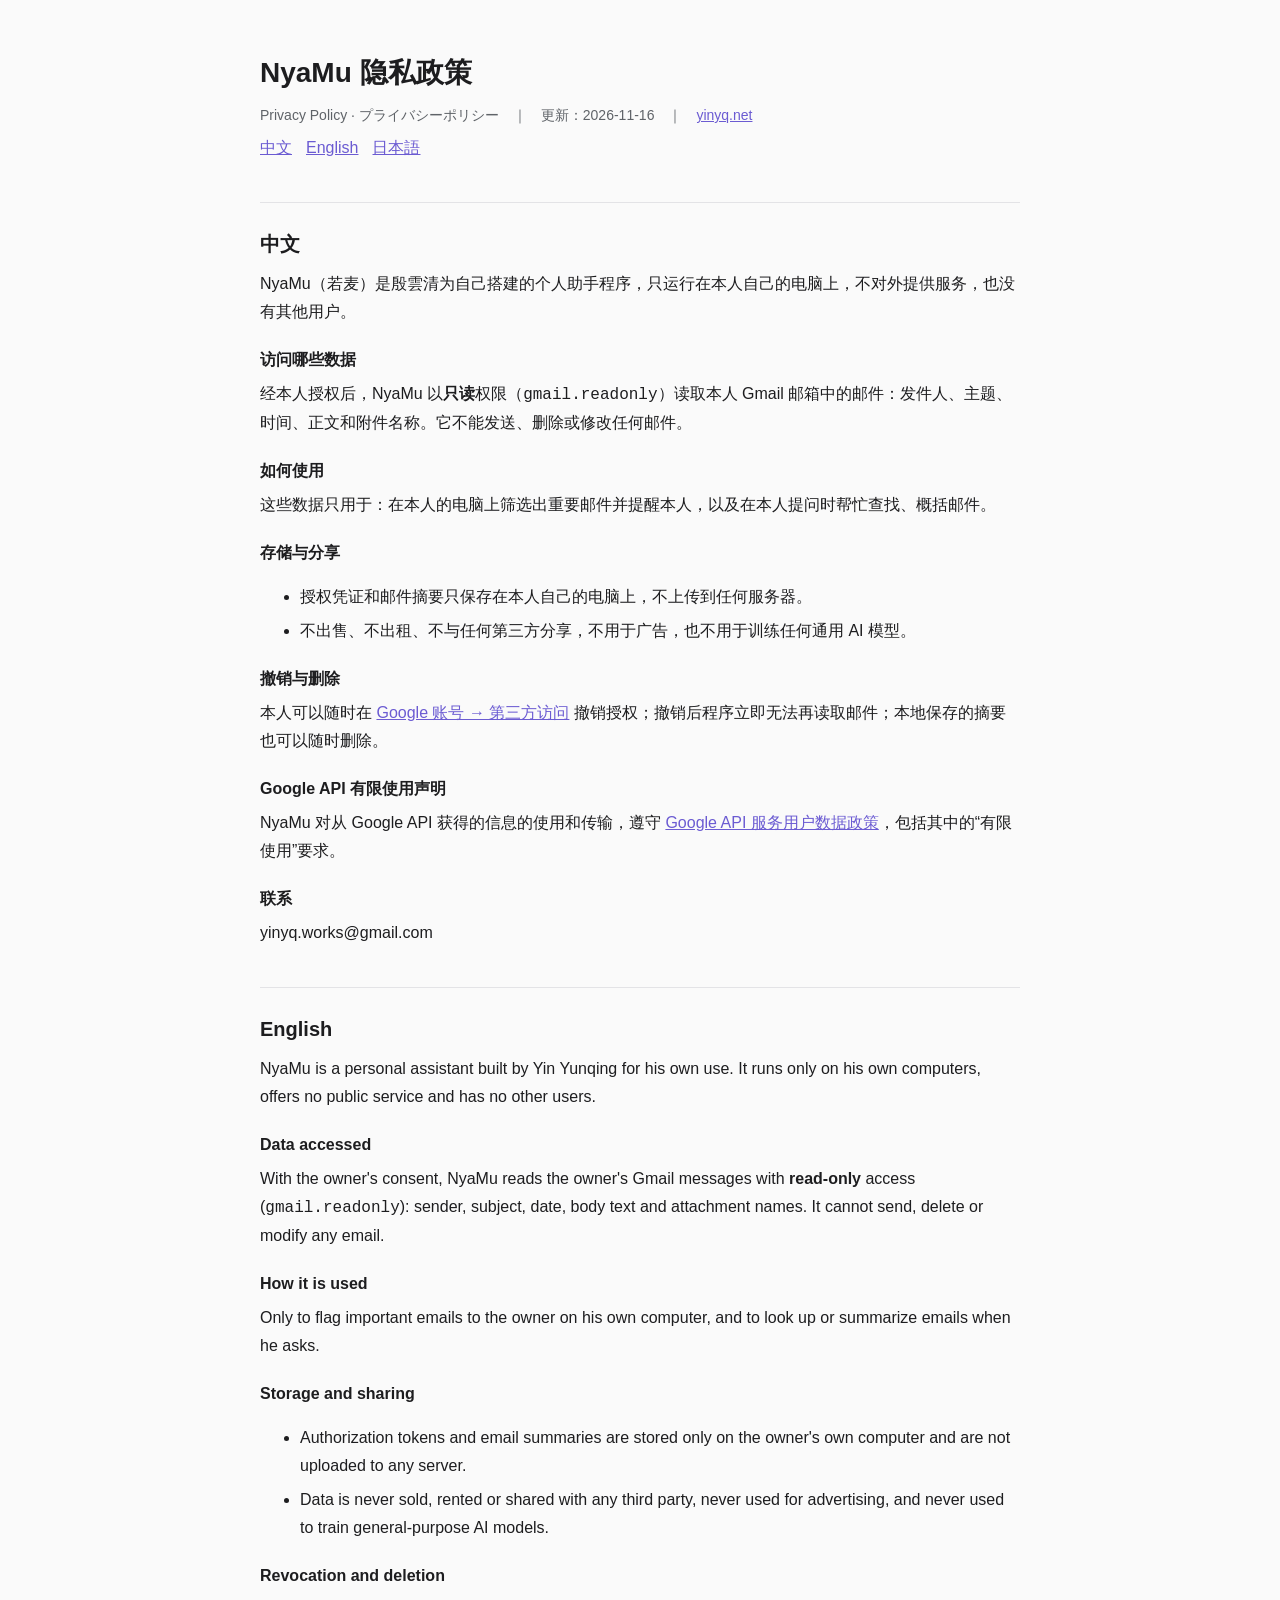
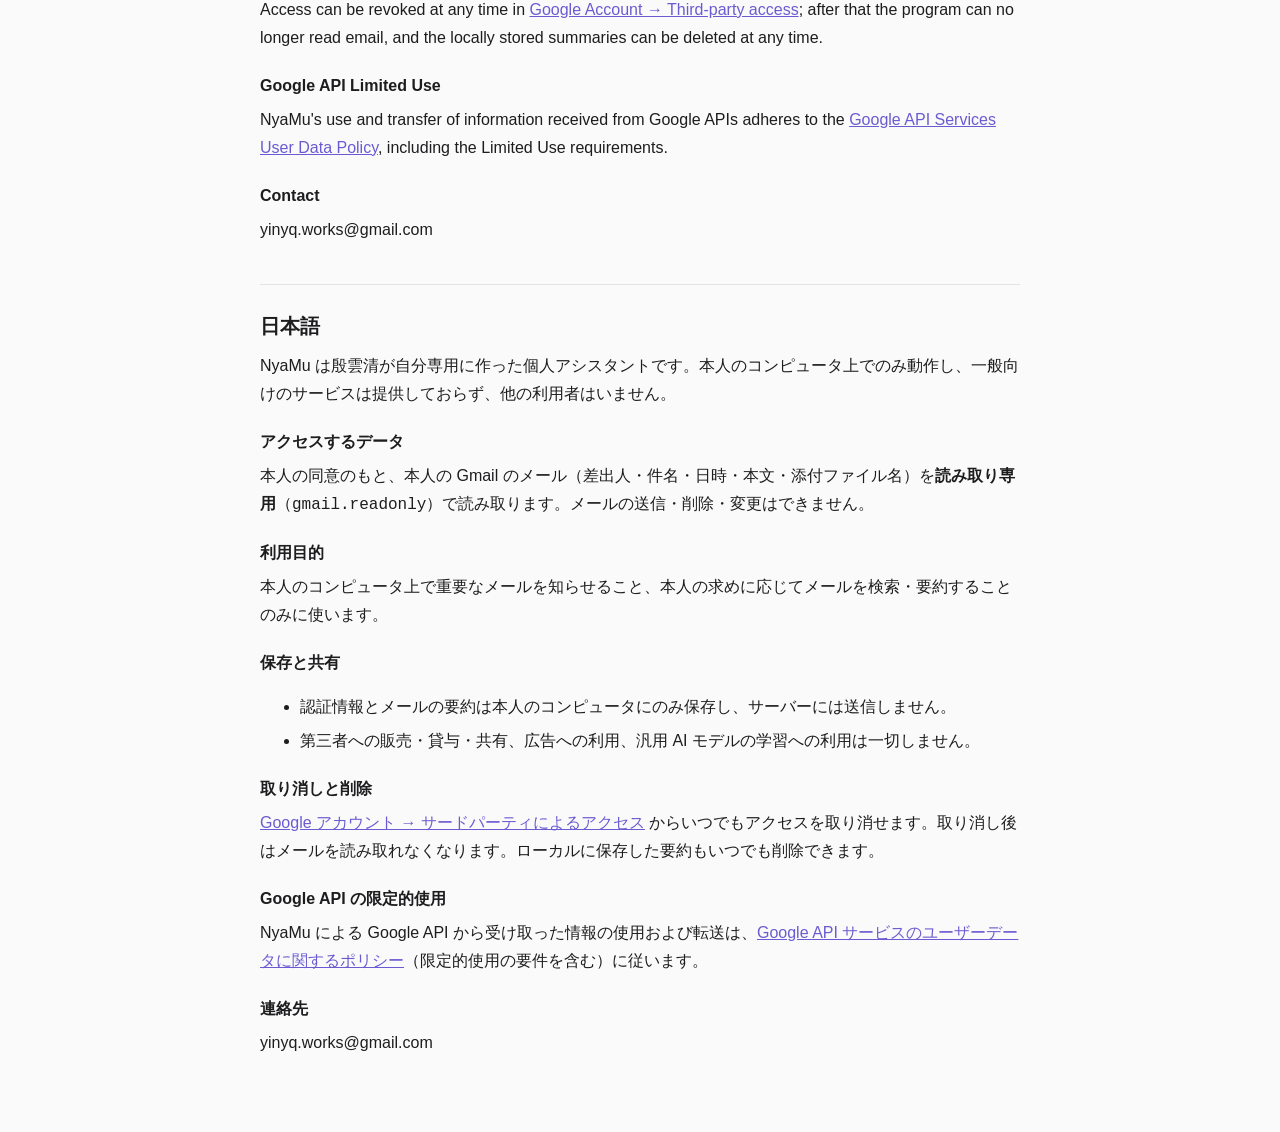
<file: privacy/index.html>
<!doctype html>
<html lang="zh-CN">
  <head>
    <meta charset="utf-8" />
    <meta name="viewport" content="width=device-width, initial-scale=1" />
    <title>NyaMu 隐私政策 | Privacy Policy</title>
    <link rel="canonical" href="https://yinyq.net/privacy/" />
    <link rel="icon" href="/favicon.svg" type="image/svg+xml" />
    <style>
      :root { --fg: #1d1d1f; --muted: #5f6368; --line: #e3e3e6; --bg: #fafafa; --accent: #6b5bd2; }
      @media (prefers-color-scheme: dark) { :root { --fg: #ececf0; --muted: #a2a2aa; --line: #2e2e33; --bg: #141416; --accent: #a99cf2; } }
      body { margin: 0; background: var(--bg); color: var(--fg); font: 16px/1.75 -apple-system, BlinkMacSystemFont, "PingFang SC", "Hiragino Sans", "Noto Sans CJK SC", sans-serif; }
      main { max-width: 760px; margin: 0 auto; padding: 48px 20px 72px; }
      h1 { font-size: 28px; margin: 0 0 4px; }
      h2 { font-size: 20px; margin: 40px 0 8px; padding-top: 24px; border-top: 1px solid var(--line); }
      h3 { font-size: 16px; margin: 20px 0 4px; }
      p, li { margin: 6px 0; }
      .muted { color: var(--muted); font-size: 14px; }
      a { color: var(--accent); }
      nav a { margin-right: 14px; }
    </style>
  </head>
  <body>
    <main>
      <h1>NyaMu 隐私政策</h1>
      <p class="muted">Privacy Policy · プライバシーポリシー　｜　更新：2026-11-16　｜　<a href="/">yinyq.net</a></p>
      <nav><a href="#zh">中文</a><a href="#en">English</a><a href="#ja">日本語</a></nav>

      <section id="zh">
        <h2>中文</h2>
        <p>NyaMu（若麦）是殷雲清为自己搭建的个人助手程序，只运行在本人自己的电脑上，不对外提供服务，也没有其他用户。</p>
        <h3>访问哪些数据</h3>
        <p>经本人授权后，NyaMu 以<strong>只读</strong>权限（<code>gmail.readonly</code>）读取本人 Gmail 邮箱中的邮件：发件人、主题、时间、正文和附件名称。它不能发送、删除或修改任何邮件。</p>
        <h3>如何使用</h3>
        <p>这些数据只用于：在本人的电脑上筛选出重要邮件并提醒本人，以及在本人提问时帮忙查找、概括邮件。</p>
        <h3>存储与分享</h3>
        <ul>
          <li>授权凭证和邮件摘要只保存在本人自己的电脑上，不上传到任何服务器。</li>
          <li>不出售、不出租、不与任何第三方分享，不用于广告，也不用于训练任何通用 AI 模型。</li>
        </ul>
        <h3>撤销与删除</h3>
        <p>本人可以随时在 <a href="https://myaccount.google.com/permissions">Google 账号 → 第三方访问</a> 撤销授权；撤销后程序立即无法再读取邮件；本地保存的摘要也可以随时删除。</p>
        <h3>Google API 有限使用声明</h3>
        <p>NyaMu 对从 Google API 获得的信息的使用和传输，遵守 <a href="https://developers.google.com/terms/api-services-user-data-policy">Google API 服务用户数据政策</a>，包括其中的“有限使用”要求。</p>
        <h3>联系</h3>
        <p>yinyq.works@gmail.com</p>
      </section>

      <section id="en" lang="en">
        <h2>English</h2>
        <p>NyaMu is a personal assistant built by Yin Yunqing for his own use. It runs only on his own computers, offers no public service and has no other users.</p>
        <h3>Data accessed</h3>
        <p>With the owner's consent, NyaMu reads the owner's Gmail messages with <strong>read-only</strong> access (<code>gmail.readonly</code>): sender, subject, date, body text and attachment names. It cannot send, delete or modify any email.</p>
        <h3>How it is used</h3>
        <p>Only to flag important emails to the owner on his own computer, and to look up or summarize emails when he asks.</p>
        <h3>Storage and sharing</h3>
        <ul>
          <li>Authorization tokens and email summaries are stored only on the owner's own computer and are not uploaded to any server.</li>
          <li>Data is never sold, rented or shared with any third party, never used for advertising, and never used to train general-purpose AI models.</li>
        </ul>
        <h3>Revocation and deletion</h3>
        <p>Access can be revoked at any time in <a href="https://myaccount.google.com/permissions">Google Account → Third-party access</a>; after that the program can no longer read email, and the locally stored summaries can be deleted at any time.</p>
        <h3>Google API Limited Use</h3>
        <p>NyaMu's use and transfer of information received from Google APIs adheres to the <a href="https://developers.google.com/terms/api-services-user-data-policy">Google API Services User Data Policy</a>, including the Limited Use requirements.</p>
        <h3>Contact</h3>
        <p>yinyq.works@gmail.com</p>
      </section>

      <section id="ja" lang="ja">
        <h2>日本語</h2>
        <p>NyaMu は殷雲清が自分専用に作った個人アシスタントです。本人のコンピュータ上でのみ動作し、一般向けのサービスは提供しておらず、他の利用者はいません。</p>
        <h3>アクセスするデータ</h3>
        <p>本人の同意のもと、本人の Gmail のメール（差出人・件名・日時・本文・添付ファイル名）を<strong>読み取り専用</strong>（<code>gmail.readonly</code>）で読み取ります。メールの送信・削除・変更はできません。</p>
        <h3>利用目的</h3>
        <p>本人のコンピュータ上で重要なメールを知らせること、本人の求めに応じてメールを検索・要約することのみに使います。</p>
        <h3>保存と共有</h3>
        <ul>
          <li>認証情報とメールの要約は本人のコンピュータにのみ保存し、サーバーには送信しません。</li>
          <li>第三者への販売・貸与・共有、広告への利用、汎用 AI モデルの学習への利用は一切しません。</li>
        </ul>
        <h3>取り消しと削除</h3>
        <p><a href="https://myaccount.google.com/permissions">Google アカウント → サードパーティによるアクセス</a> からいつでもアクセスを取り消せます。取り消し後はメールを読み取れなくなります。ローカルに保存した要約もいつでも削除できます。</p>
        <h3>Google API の限定的使用</h3>
        <p>NyaMu による Google API から受け取った情報の使用および転送は、<a href="https://developers.google.com/terms/api-services-user-data-policy">Google API サービスのユーザーデータに関するポリシー</a>（限定的使用の要件を含む）に従います。</p>
        <h3>連絡先</h3>
        <p>yinyq.works@gmail.com</p>
      </section>
    </main>
  </body>
</html>
</file>
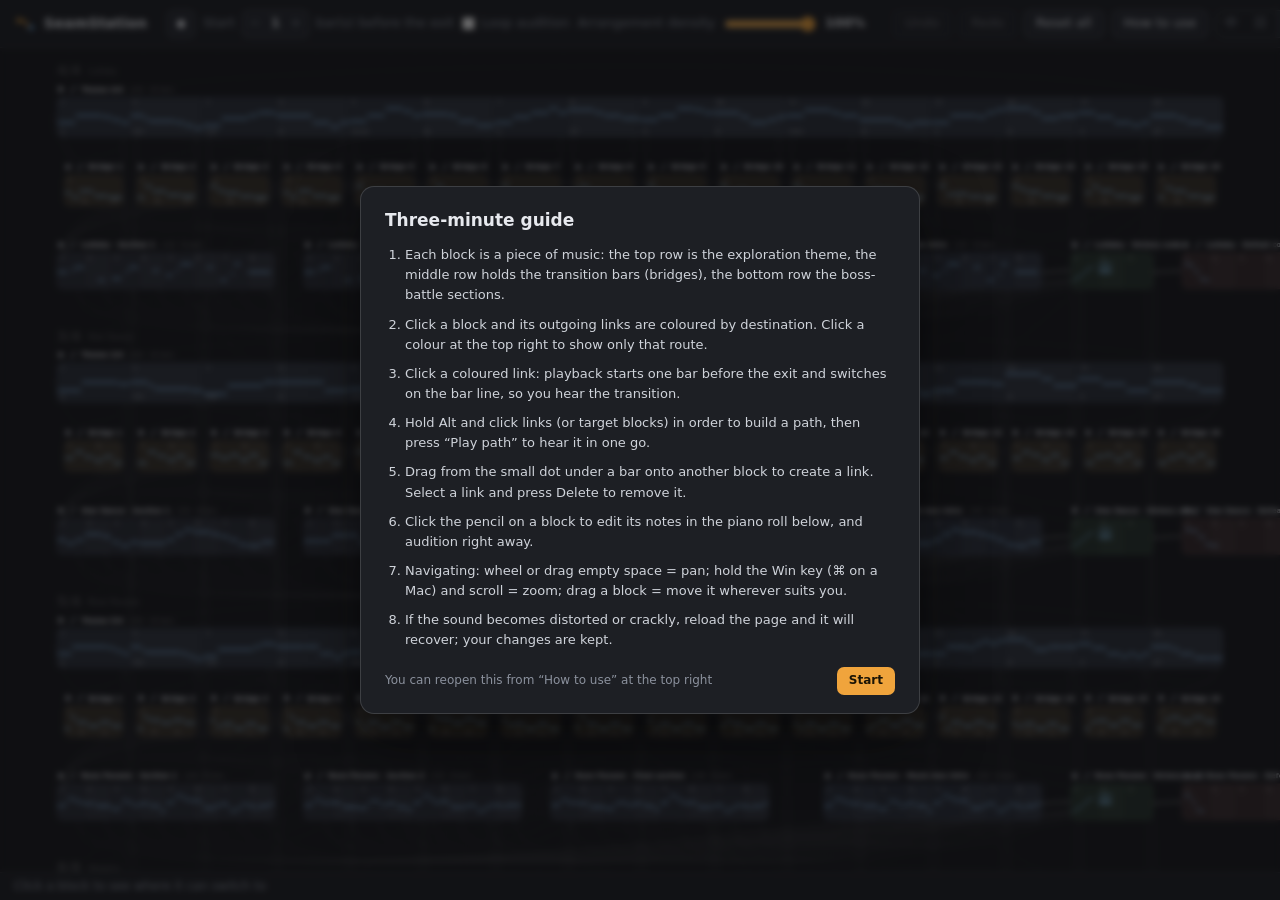
<file: seamweaver/index.html>
<!doctype html>
<html lang="zh">
<head>
<meta charset="utf-8">
<meta name="viewport" content="width=device-width, initial-scale=1">
<meta name="robots" content="noindex">
<title>SeamStation</title>
<link rel="icon" href="data:image/svg+xml,<svg xmlns='http://www.w3.org/2000/svg' viewBox='0 0 32 32'><rect width='32' height='32' rx='8' fill='%231d1f24'/><path d='M8 11h6c5 0 3 10 9 10h1' fill='none' stroke='%23f0a43c' stroke-width='2.4' stroke-linecap='round'/><circle cx='8' cy='11' r='3' fill='%23f0a43c'/><circle cx='24' cy='21' r='3' fill='%2362b0ff'/></svg>">
<link rel="stylesheet" href="style.css?v=38c2a31b">
</head>
<body>
<header id="bar">
  <div class="brand">
    <svg viewBox="0 0 32 32" width="22" height="22" aria-hidden="true"><path d="M7 11h7c5 0 3 10 9 10h2" fill="none" stroke="#f0a43c" stroke-width="2.4" stroke-linecap="round"/><circle cx="7" cy="11" r="3.2" fill="#f0a43c"/><circle cx="25" cy="21" r="3.2" fill="#62b0ff"/></svg>
    <span>SeamStation</span>
  </div>
  <div class="group">
    <button id="btnStop" class="icon" title="Space"><svg viewBox="0 0 16 16" width="12" height="12"><rect x="3" y="3" width="10" height="10" rx="1.5" fill="currentColor"/></svg></button>
    <label class="field"><span data-t="preroll"></span>
      <span class="stepper"><button id="preMinus">−</button><b id="preVal">1</b><button id="prePlus">+</button></span>
      <span data-t="prerollUnit"></span></label>
    <label class="check"><input type="checkbox" id="loop"><span data-t="loop"></span></label>
    <label class="field"><span data-t="thickness"></span><input type="range" id="thick" min="0" max="1" step="0.01" value="1"><b id="thickVal">100%</b></label>
  </div>
  <div class="group" id="chainBox" hidden>
    <button id="btnChain" class="primary"><svg viewBox="0 0 16 16" width="11" height="11"><path d="M4 2.5v11l9-5.5z" fill="currentColor"/></svg><span data-t="chain"></span><b id="chainN"></b></button>
    <button id="btnChainClear" data-t="clear"></button>
  </div>
  <div class="spacer"></div>
  <div class="group">
    <button id="btnUndo" data-t="undo" title="⌘Z"></button>
    <button id="btnRedo" data-t="redo" title="⇧⌘Z"></button>
    <button id="btnReset" data-t="reset"></button>
    <button id="btnHelp" data-t="help"></button>
    <span class="langs" id="langs"></span>
    <a id="btnSurvey" class="primary ghost" href="survey.html" data-t="survey"></a>
  </div>
</header>
<main id="stage">
  <canvas id="graph"></canvas>
  <aside id="legend" hidden><header><h4 data-t="channels"></h4><label id="linkClickBox"><span data-t="linkClick"></span><input type="checkbox" id="linkClick" checked><i></i></label></header><ul id="legendList"></ul><p id="legendHint"></p></aside>
  <section id="editor" hidden>
    <div class="edbar">
      <b id="edName"></b><span id="edMeta" class="dim"></span>
      <div id="edTracks" class="tabs"></div>
      <div class="spacer"></div>
      <label class="check"><input type="checkbox" id="edGhost" checked><span data-t="ghost"></span></label>
      <button id="edPlay" data-t="playBlock"></button>
      <button id="edFrom" data-t="playFromSource"></button>
      <button id="edReset" data-t="resetBlock"></button>
      <button id="edClose" class="icon" title="Esc">✕</button>
    </div>
    <canvas id="roll"></canvas>
    <div class="edhint dim" data-t="edHint"></div>
  </section>
</main>
<footer id="status">
  <span id="stPlay"></span>
  <span id="stLink"></span>
  <span class="spacer"></span>
  <span id="stHint" class="dim"></span>
</footer>
<div id="toast" hidden></div>
<div id="help" hidden><div class="card"><h2 data-t="helpTitle"></h2><ol id="helpList"></ol><div class="row"><span class="dim" data-t="dontShow"></span><button id="helpOk" class="primary" data-t="helpOk"></button></div></div></div>
<script type="module" src="app.js?v=38c2a31b"></script>
</body>
</html>
</file>
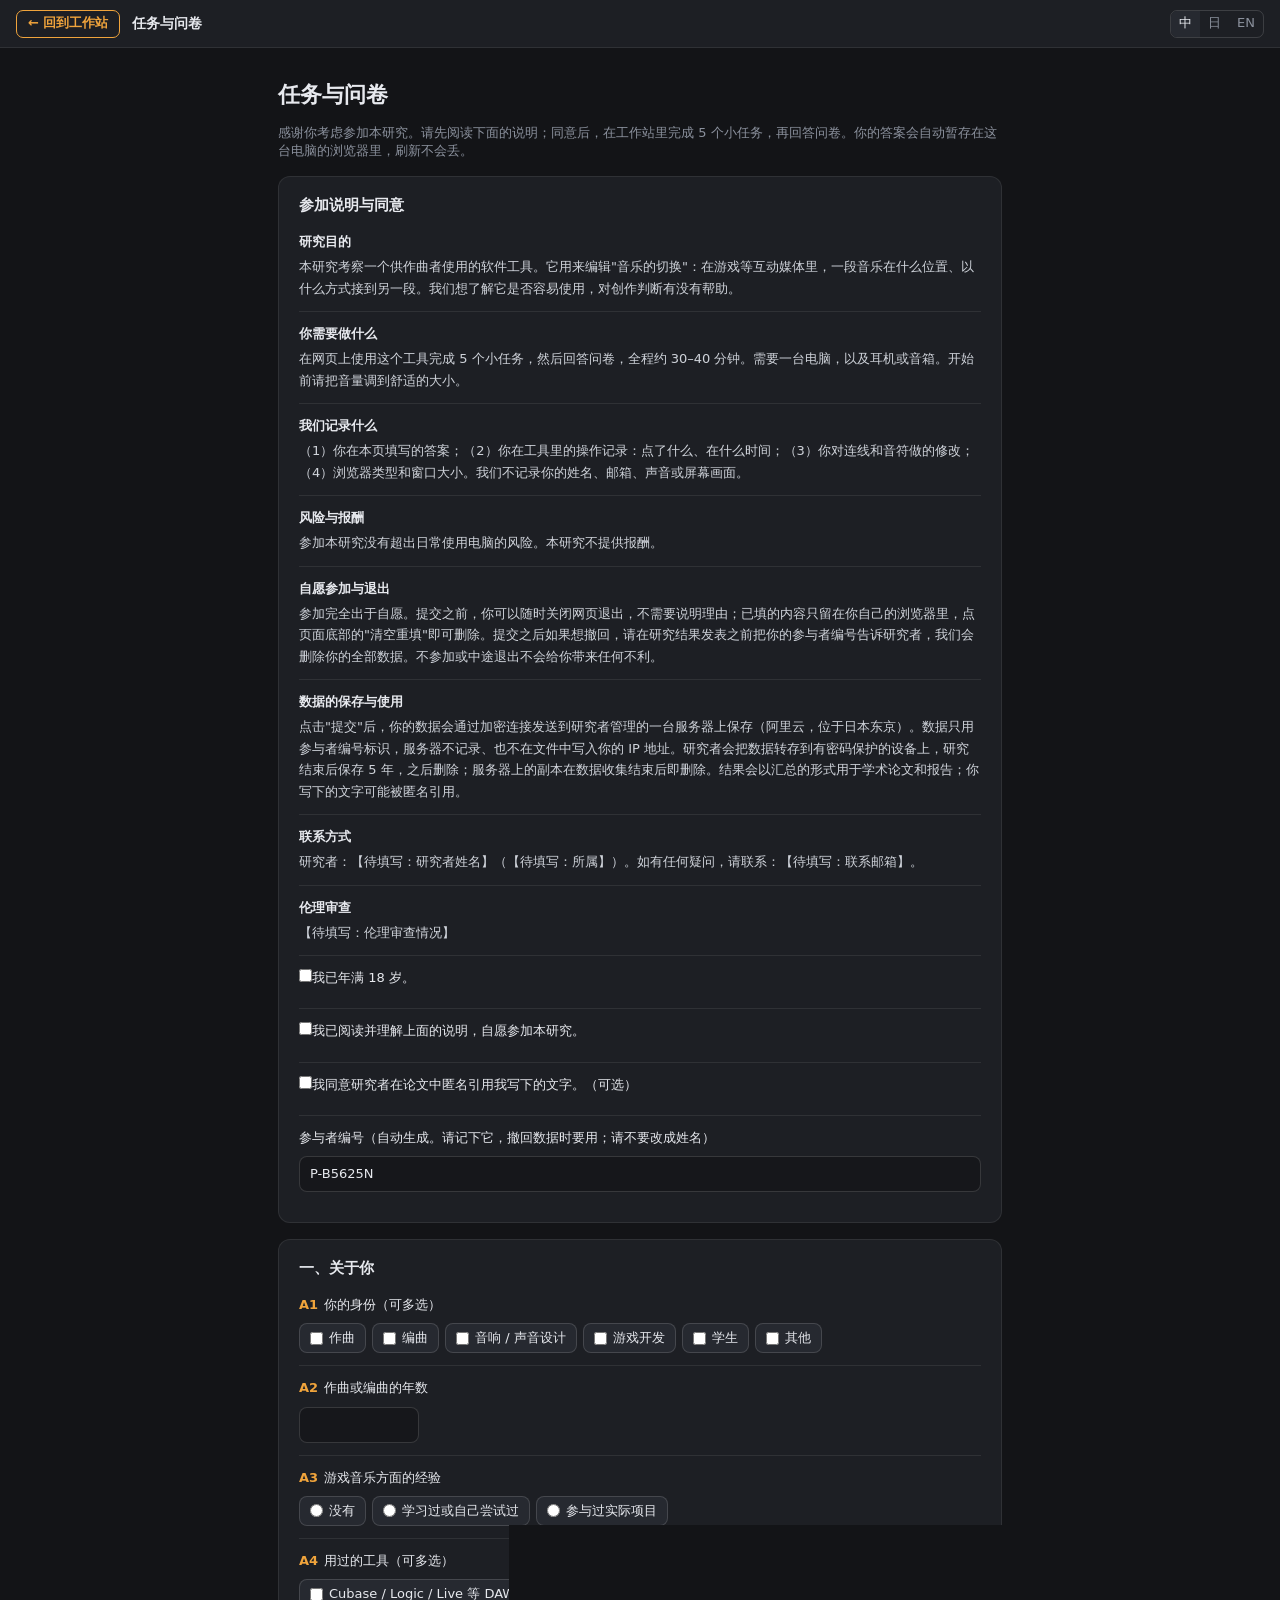
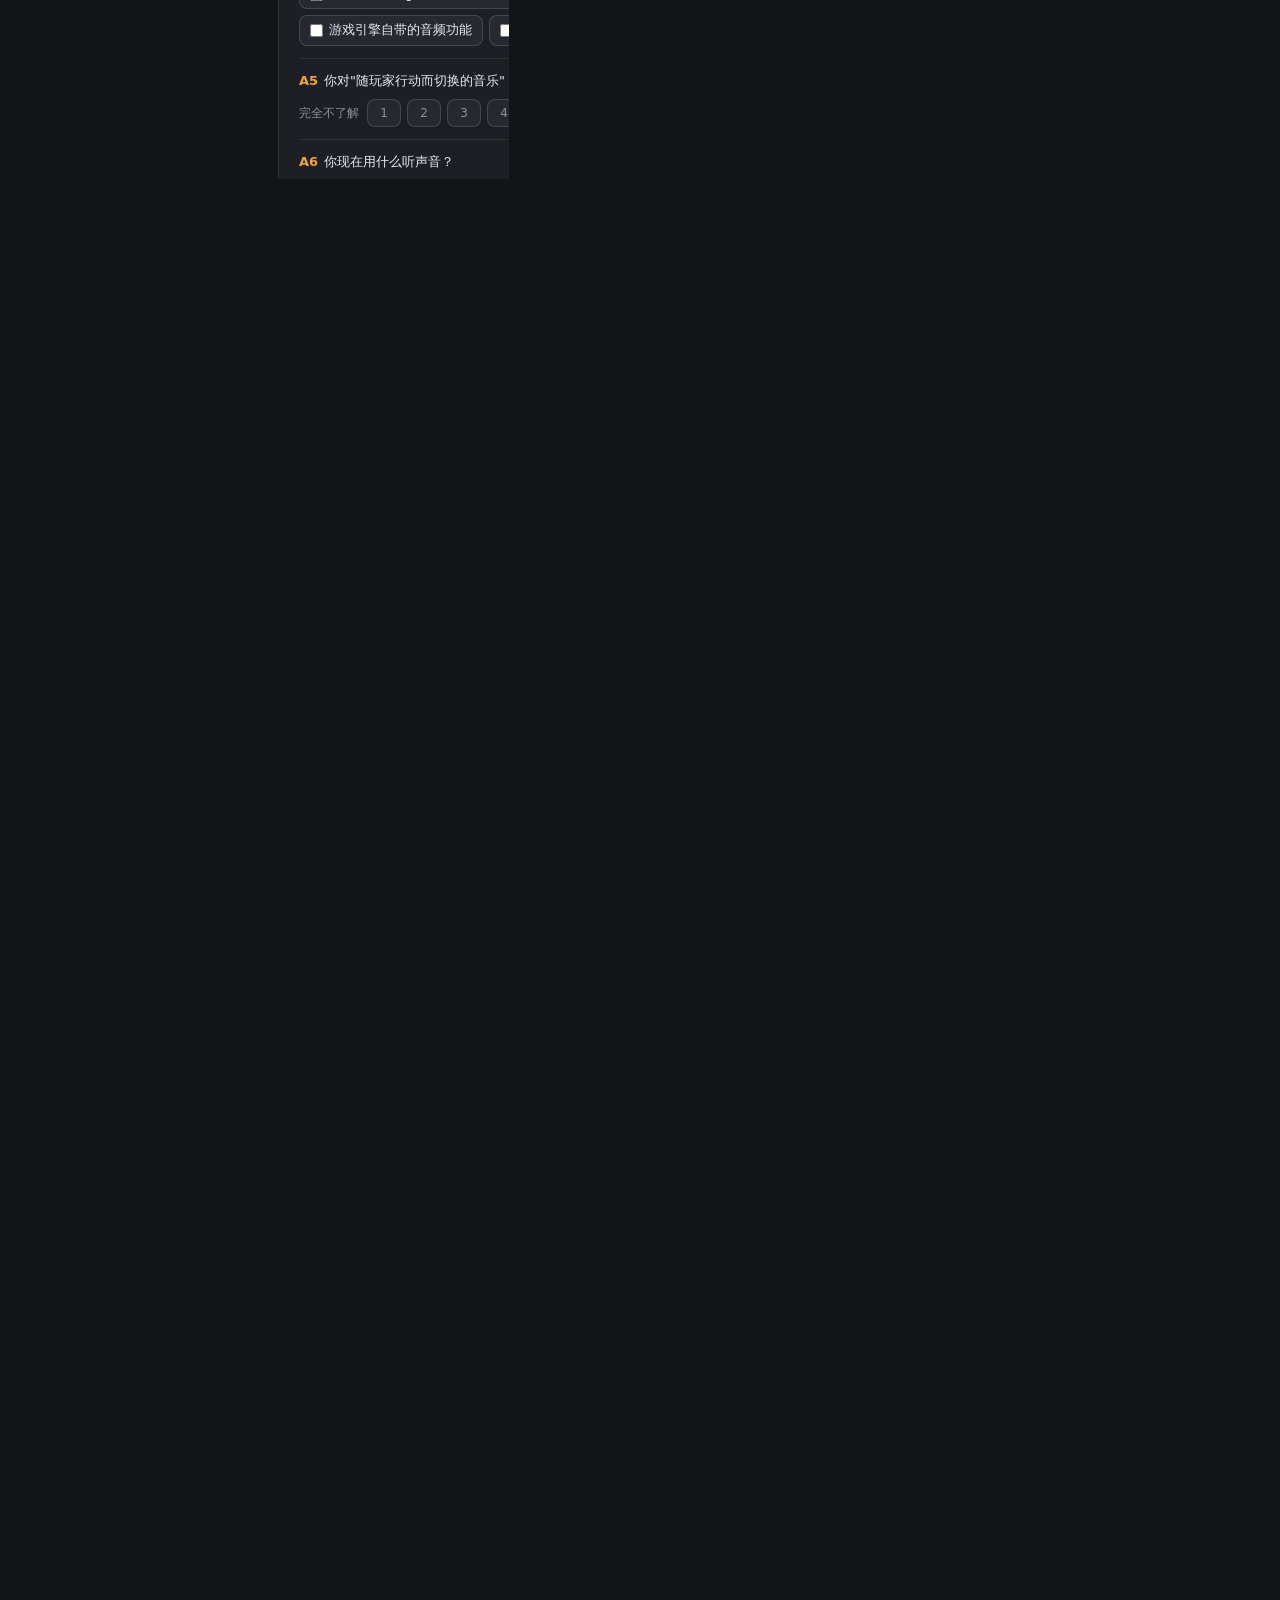
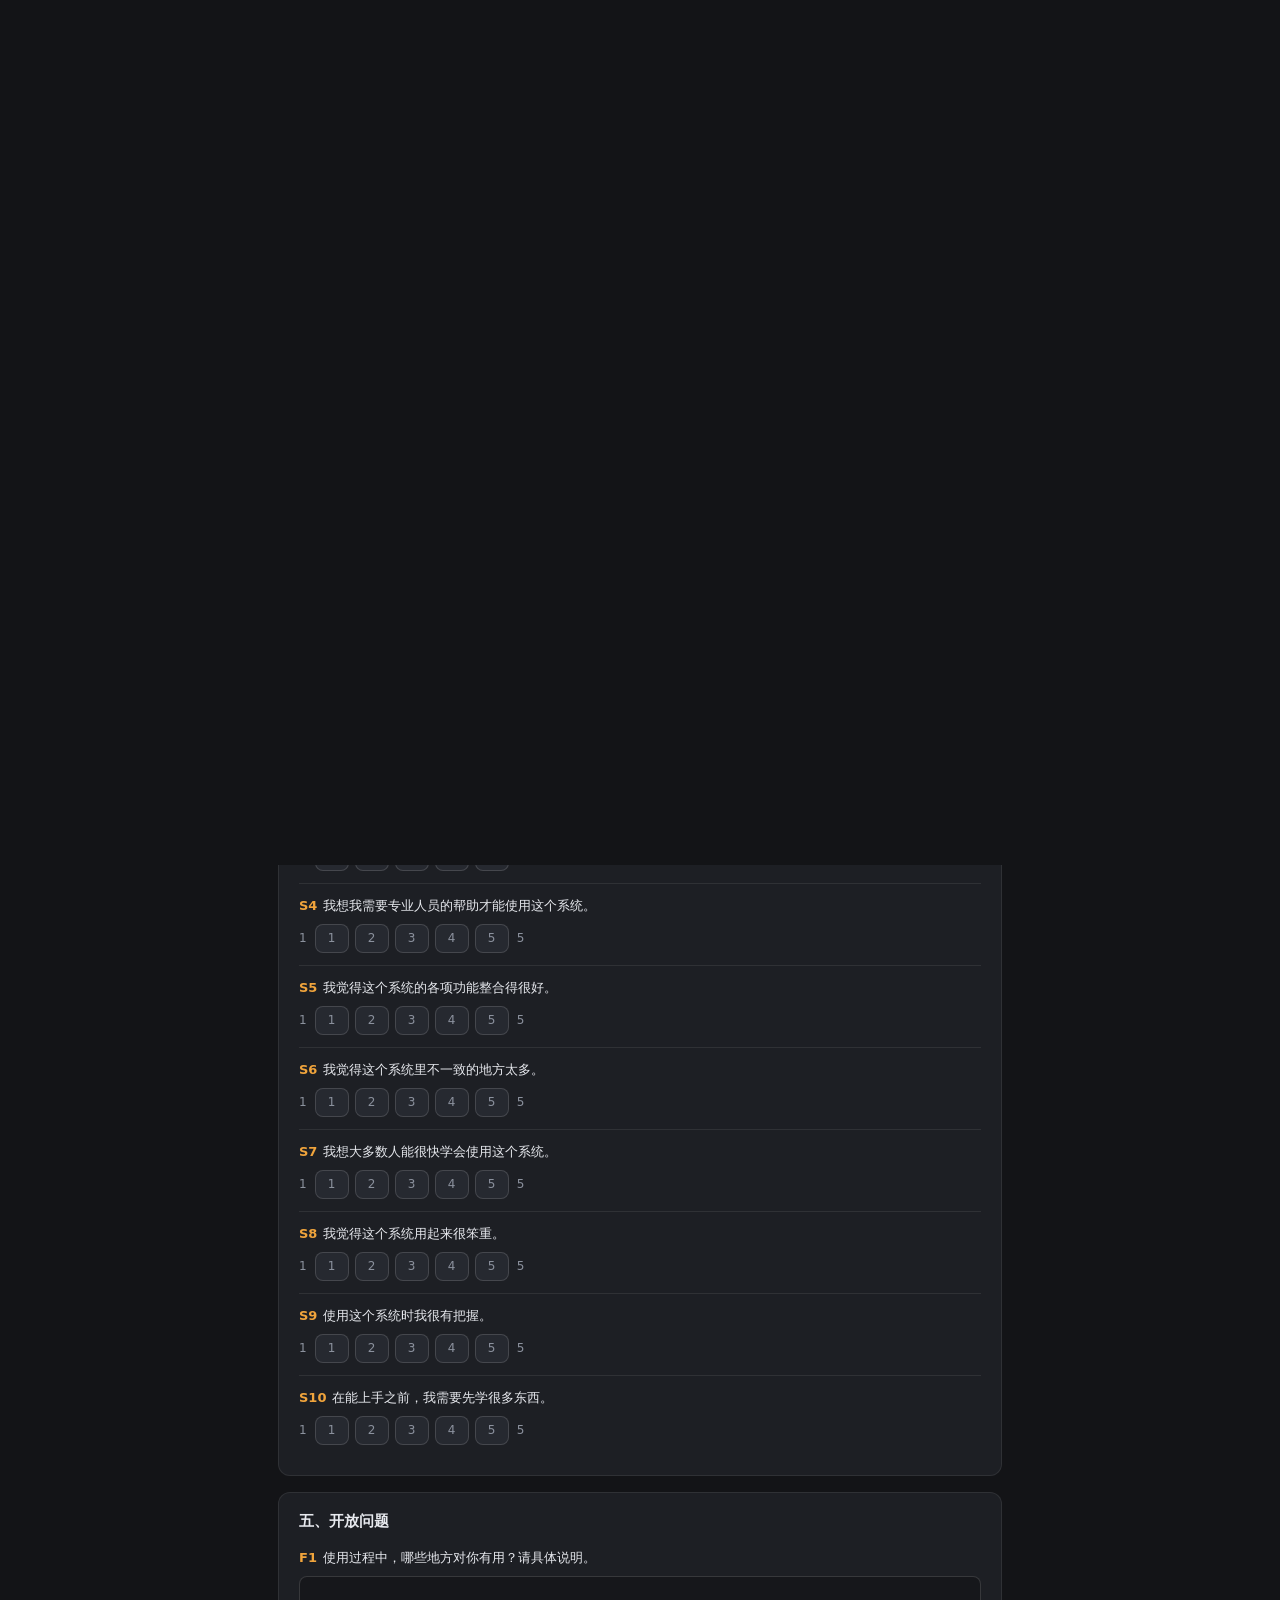
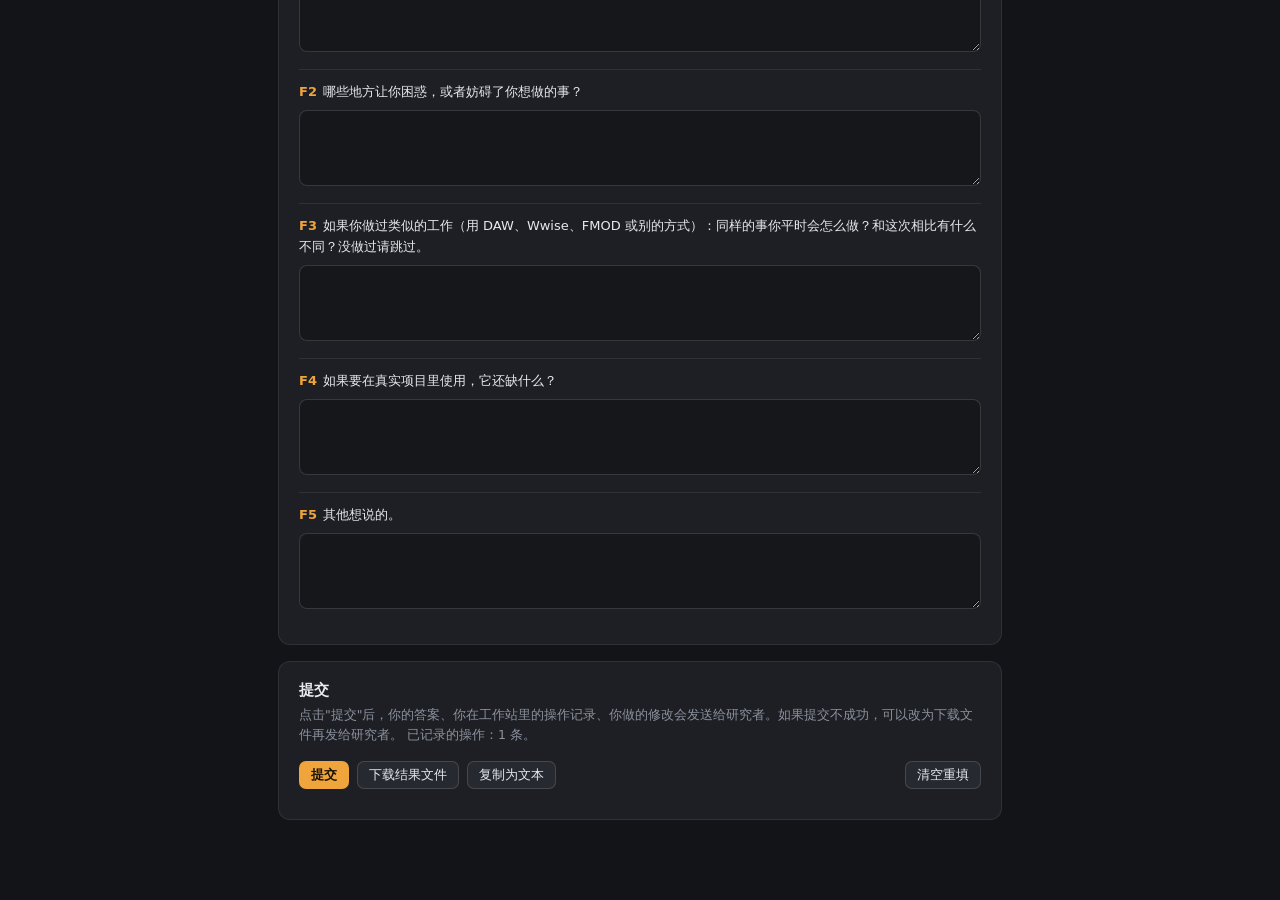
<file: seamweaver/survey.html>
<!doctype html>
<html lang="zh">
<head>
<meta charset="utf-8">
<meta name="viewport" content="width=device-width, initial-scale=1">
<meta name="robots" content="noindex">
<title>SeamStation · 任务与问卷</title>
<link rel="stylesheet" href="style.css?v=38c2a31b">
<style>
  html, body { overflow: auto; height: auto; }
  body { background: var(--bg); }
  .top { position: sticky; top: 0; z-index: 2; height: 48px; display: flex; align-items: center; gap: 12px; padding: 0 16px; background: var(--panel); border-bottom: 1px solid var(--line); }
  .top b { font-size: 14px; }
  .wrap { max-width: 760px; margin: 0 auto; padding: 26px 18px 80px; }
  h1 { font-size: 22px; margin: 6px 0 6px; }
  h2 { font-size: 15px; margin: 0 0 4px; }
  section { background: var(--panel); border: 1px solid var(--line); border-radius: 12px; padding: 18px 20px; margin-top: 16px; }
  section > p.dim { margin: 0 0 14px; font-size: 12.5px; line-height: 1.6; }
  .q { padding: 12px 0; border-top: 1px solid var(--line); }
  .q:first-of-type { border-top: 0; }
  .q > label, .q > .lab { display: block; margin-bottom: 8px; line-height: 1.55; }
  .q .num { color: var(--accent); font-weight: 600; margin-right: 6px; font-variant-numeric: tabular-nums; }
  textarea, input[type=text], input[type=number], select { width: 100%; background: #16171b; border: 1px solid var(--line2); border-radius: 8px; color: var(--text); padding: 8px 10px; font: inherit; }
  textarea { min-height: 76px; resize: vertical; line-height: 1.5; }
  textarea:focus, input:focus, select:focus { outline: 2px solid rgba(240,164,60,.5); outline-offset: 0; border-color: transparent; }
  .opts { display: flex; flex-wrap: wrap; gap: 6px; }
  .opts label { display: inline-flex; align-items: center; gap: 6px; padding: 5px 10px; border: 1px solid var(--line2); border-radius: 8px; cursor: pointer; background: var(--panel2); }
  .opts input { accent-color: var(--accent); margin: 0; }
  .scale { display: flex; align-items: center; gap: 8px; font-size: 12px; color: var(--dim); }
  .scale .opts label { width: 34px; justify-content: center; padding: 5px 0; }
  .scale .opts label:has(input:checked) { background: var(--accent); color: #1b1405; border-color: transparent; font-weight: 600; }
  .scale .opts input { display: none; }
  .task { background: #191a1e; border: 1px solid var(--line); border-radius: 10px; padding: 12px 14px; margin-top: 10px; }
  .task h3 { margin: 0 0 4px; font-size: 13.5px; }
  .task p { margin: 0 0 10px; color: #cfd3da; line-height: 1.6; }
  .row { display: flex; gap: 14px; flex-wrap: wrap; align-items: center; margin-bottom: 8px; }
  .actions { display: flex; gap: 8px; flex-wrap: wrap; margin-top: 16px; }
  .warn { color: var(--accent); }
  #done { margin-top: 12px; line-height: 1.6; }
</style>
</head>
<body>
<div class="top">
  <a class="primary ghost" id="back" href="index.html"></a>
  <b id="ttl"></b>
  <span class="spacer"></span>
  <span class="langs" id="langs"></span>
</div>
<div class="wrap" id="root"></div>
<script type="module">
// 任务与问卷。答案自动暂存在这台浏览器里；提交 = 下载一个 JSON 文件（含答案、操作记录、你做的修改），再发给研究者。

// ===== 研究者填写：这里的内容会原样显示在"参加说明"里。空着的项会显示成【待填写】，填完之前不要发给被试。=====
const STUDY = {
  researcher: '',        // 研究者姓名
  affiliation: '',       // 所属（学校、研究科）
  contact: '',           // 联系邮箱
  supervisor: '',        // 指导教师（没有就留空，这一行不显示）
  ethics: { zh: '', ja: '', en: '' },          // 伦理审查的情况，如"本研究已通过××大学研究伦理审查（编号 ×××）"
  compensation: { zh: '', ja: '', en: '' },    // 报酬；留空 = 显示"本研究不提供报酬"
  retentionYears: 5,     // 数据保存年数
  storage: 'server',     // 'server' = 存在研究者自己的服务器上（relay/部署步骤_自有服务器.md）；'github' = 经 Cloudflare 存到私有 GitHub 仓库（relay/部署步骤.md）。只影响同意书里的说明文字
  submitUrl: 'https://survey-api.yinyq.net/', // 接收服务的地址。填了 = 页面上出现"提交"按钮，同意书里关于保存的那一段也会换成联网保存的版本；空着 = 只能下载文件
};
// SUS 的中文 / 日文是自译；正式使用前应对照已发表的译本。
// 本机调试用：在 localhost 上可以用 ?relay=地址 临时指定中转服务（线上不生效）。
if (['localhost', '127.0.0.1'].includes(location.hostname)) STUDY.submitUrl = new URLSearchParams(location.search).get('relay') || STUDY.submitUrl;

const L = {
  zh: {
    title: '任务与问卷', back: '← 回到工作站', todo: '【待填写：{x}】',
    intro: '感谢你考虑参加本研究。请先阅读下面的说明；同意后，在工作站里完成 5 个小任务，再回答问卷。你的答案会自动暂存在这台电脑的浏览器里，刷新不会丢。',
    consentH: '参加说明与同意',
    c: [
      ['研究目的', '本研究考察一个供作曲者使用的软件工具。它用来编辑"音乐的切换"：在游戏等互动媒体里，一段音乐在什么位置、以什么方式接到另一段。我们想了解它是否容易使用，对创作判断有没有帮助。'],
      ['你需要做什么', '在网页上使用这个工具完成 5 个小任务，然后回答问卷，全程约 30–40 分钟。需要一台电脑，以及耳机或音箱。开始前请把音量调到舒适的大小。'],
      ['我们记录什么', '（1）你在本页填写的答案；（2）你在工具里的操作记录：点了什么、在什么时间；（3）你对连线和音符做的修改；（4）浏览器类型和窗口大小。我们不记录你的姓名、邮箱、声音或屏幕画面。'],
      ['风险与报酬', '参加本研究没有超出日常使用电脑的风险。{comp}'],
      ['自愿参加与退出', '参加完全出于自愿。提交之前，你可以随时关闭网页退出，不需要说明理由；已填的内容只留在你自己的浏览器里，点页面底部的"清空重填"即可删除。提交之后如果想撤回，请在研究结果发表之前把你的参与者编号告诉研究者，我们会删除你的全部数据。不参加或中途退出不会给你带来任何不利。'],
      ['数据的保存与使用', '数据只用参与者编号标识，保存在研究者有密码保护的设备上，研究结束后保存 {years} 年，之后删除。结果会以汇总的形式用于学术论文和报告；你写下的文字可能被匿名引用。'],
      ['联系方式', '研究者：{researcher}（{affiliation}）{supervisor}。如有任何疑问，请联系：{contact}。'],
      ['伦理审查', '{ethics}'],
    ],
    storeOnline: '点击"提交"后，你的数据会通过互联网发送并保存：经由 Cloudflare 公司的服务器中转，存放在 GitHub 公司的一个只有研究者能访问的私有存储库中（两家公司的服务器都位于日本境外）。数据只用参与者编号标识，文件中不写入你的 IP 地址。研究者会把数据另存到有密码保护的设备上，研究结束后保存 {years} 年，之后从设备和存储库中一并删除。结果会以汇总的形式用于学术论文和报告；你写下的文字可能被匿名引用。',
    storeServer: '点击"提交"后，你的数据会通过加密连接发送到研究者管理的一台服务器上保存（阿里云，位于日本东京）。数据只用参与者编号标识，服务器不记录、也不在文件中写入你的 IP 地址。研究者会把数据转存到有密码保护的设备上，研究结束后保存 {years} 年，之后删除；服务器上的副本在数据收集结束后即删除。结果会以汇总的形式用于学术论文和报告；你写下的文字可能被匿名引用。',
    send: '提交', sending: '正在提交…', sent: '已提交，谢谢你的参加。你的参与者编号是 {code}，如需撤回数据请凭它联系研究者。现在可以关闭页面了。', sendFail: '提交没有成功（{why}）。请点"下载结果文件"，把文件发给研究者。', submitP2: '点击"提交"后，你的答案、你在工作站里的操作记录、你做的修改会发送给研究者。如果提交不成功，可以改为下载文件再发给研究者。',
    comp0: '本研究不提供报酬。', supervisor: '；指导教师：{x}', xResearcher: '研究者姓名', xAff: '所属', xContact: '联系邮箱', xEthics: '伦理审查情况',
    age: '我已年满 18 岁。', consent: '我已阅读并理解上面的说明，自愿参加本研究。', quote: '我同意研究者在论文中匿名引用我写下的文字。（可选）',
    code: '参与者编号（自动生成。请记下它，撤回数据时要用；请不要改成姓名）',
    bgH: '一、关于你', role: '你的身份（可多选）', roles: ['作曲', '编曲', '音响 / 声音设计', '游戏开发', '学生', '其他'],
    years: '作曲或编曲的年数', game: '游戏音乐方面的经验', games: ['没有', '学习过或自己尝试过', '参与过实际项目'],
    tools: '用过的工具（可多选）', toolList: ['Cubase / Logic / Live 等 DAW', 'Wwise', 'FMOD', '其他游戏音频中间件', '游戏引擎自带的音频功能', '都没用过'],
    fam: '你对"随玩家行动而切换的音乐"（互动音乐）有多熟悉？', famLo: '完全不了解', famHi: '非常熟悉',
    listen: '你现在用什么听声音？', listens: ['耳机', '外接音箱', '电脑自带的扬声器'],
    taskH: '二、任务', taskP: '请在另一个标签页打开工作站（左上角的按钮），按顺序完成。做不出来也没关系，照实填写即可；这里考察的是工具，不是你。',
    tasks: [
      ['试听一次切换', '找到"主题曲 4/4"第 6 小节切到《摇篮曲》的那条连线，试听它。'],
      ['比较两次切换', '在"主题曲 3/4"里任选两个不同的小节，分别试听它们切到《星形舞曲》的效果。你觉得哪一个更顺？请在下面写下两个小节号和你的理由。'],
      ['修改一个过渡', '选一个你觉得不够顺的过渡小节（接口），打开它的钢琴卷帘，把旋律改到你满意为止。请写下你改的是哪一个、怎么改的、为什么。'],
      ['排一条路径', '排出这样一条路径并连播：从"主题曲 4/4"换到另一个区域的主题曲，再从那里开战。'],
      ['改一条连线', '新建一条原来没有的连线并试听；然后把它删掉。'],
    ],
    st: '完成情况', sts: ['完成了', '完成了一部分', '没能完成'], diff: '难度', diffLo: '很容易', diffHi: '很难', note: '说明（你的做法、卡在哪里、你的判断）',
    toolH: '三、关于这个工具', toolP: '请按你的同意程度选择。1 = 完全不同意，7 = 完全同意。',
    toolQ: ['我能看出一段音乐可以在哪些位置切到别的音乐。', '试听让我能够判断一次切换好不好。', '我能把过渡改成我想要的样子。', '我清楚自己做的修改会带来什么结果。', '使用过程中，我常常不知道下一步该做什么。', '我听到的切换常常和我预想的不一样。'],
    susH: '四、整体使用感受', susP: '下面 10 句话里的"系统"指这个工具。1 = 完全不同意，5 = 完全同意。',
    sus: ['我想我会愿意经常使用这个系统。', '我觉得这个系统没必要这么复杂。', '我觉得这个系统容易使用。', '我想我需要专业人员的帮助才能使用这个系统。', '我觉得这个系统的各项功能整合得很好。', '我觉得这个系统里不一致的地方太多。', '我想大多数人能很快学会使用这个系统。', '我觉得这个系统用起来很笨重。', '使用这个系统时我很有把握。', '在能上手之前，我需要先学很多东西。'],
    openH: '五、开放问题',
    open: ['使用过程中，哪些地方对你有用？请具体说明。', '哪些地方让你困惑，或者妨碍了你想做的事？', '如果你做过类似的工作（用 DAW、Wwise、FMOD 或别的方式）：同样的事你平时会怎么做？和这次相比有什么不同？没做过请跳过。', '如果要在真实项目里使用，它还缺什么？', '其他想说的。'],
    submitH: '提交', submitP: '点击下载后，请把下载的文件发给研究者。文件里包含：你的答案、你在工作站里的操作记录、你做的修改。',
    dl: '下载结果文件', dlAnyway: '仍然下载', copy: '复制为文本', clear: '清空重填', need: '请先勾选"已年满 18 岁"和"自愿参加"。', missing: '还有 {n} 项没有填：{list}。可以回去补上，或者再点一次直接下载。',
    done: '已下载。请把这个文件发给研究者，谢谢你的参加。', copied: '已复制到剪贴板。', sure: '清空所有答案？', logInfo: '已记录的操作：{n} 条。',
  },
  ja: {
    title: '課題とアンケート', back: '← ワークステーションに戻る', todo: '【未記入：{x}】',
    intro: '本研究へのご参加をご検討いただき、ありがとうございます。まず下の説明をお読みください。同意いただけましたら、ワークステーションで 5 つの小さな課題を行い、そのあとアンケートにお答えください。回答はこのパソコンのブラウザに自動的に一時保存され、再読み込みしても消えません。',
    consentH: '研究の説明と同意',
    c: [
      ['研究の目的', '本研究は、作曲者向けのソフトウェアツールを調べるものです。このツールは「音楽の切り替え」、つまりゲームなどのインタラクティブなメディアで、ある音楽がどの位置で、どのように別の音楽へつながるかを編集するためのものです。使いやすいかどうか、また創作上の判断に役立つかどうかを明らかにすることが目的です。'],
      ['していただくこと', 'ウェブページ上でこのツールを使って 5 つの小さな課題を行い、そのあとアンケートにお答えいただきます。所要時間は 30〜40 分ほどです。パソコンと、ヘッドホンまたはスピーカーが必要です。始める前に、音量を無理のない大きさに調整してください。'],
      ['記録する内容', '（1）このページの回答、（2）ツール上での操作の記録（何を、いつクリックしたか）、（3）接続や音符に加えた変更、（4）ブラウザの種類とウィンドウの大きさ。氏名、メールアドレス、音声、画面の映像は記録しません。'],
      ['リスクと謝礼', '本研究への参加に、日常的なパソコンの使用を超えるリスクはありません。{comp}'],
      ['参加の任意性と中止', '参加は完全に任意です。提出前であれば、理由を述べることなく、いつでもページを閉じて中止できます。入力済みの内容はご自身のブラウザにのみ残り、ページ下部の「すべて消去」で削除できます。提出後に撤回を希望される場合は、研究成果の公表前までに参加者番号を研究者にお知らせください。すべてのデータを削除します。参加しないこと、途中でやめることによって不利益を受けることは一切ありません。'],
      ['データの保管と利用', 'データは参加者番号のみで識別し、パスワードで保護された研究者の機器に保管します。研究終了後 {years} 年間保管したのち、削除します。結果は集計したかたちで学術論文や報告に用います。お書きいただいた文章を匿名で引用することがあります。'],
      ['連絡先', '研究者：{researcher}（{affiliation}）{supervisor}。ご質問は次の宛先までお願いします：{contact}。'],
      ['倫理審査', '{ethics}'],
    ],
    storeOnline: '「提出」を押すと、データはインターネット経由で送信・保存されます。Cloudflare 社のサーバーを経由し、GitHub 社の、研究者だけがアクセスできる非公開のリポジトリに保存されます（両社のサーバーはいずれも日本国外にあります）。データは参加者番号のみで識別し、ファイルに IP アドレスは書き込みません。研究者はデータをパスワードで保護された機器にも保存し、研究終了後 {years} 年間保管したのち、機器とリポジトリの両方から削除します。結果は集計したかたちで学術論文や報告に用います。お書きいただいた文章を匿名で引用することがあります。',
    storeServer: '「提出」を押すと、データは暗号化された通信で、研究者が管理するサーバー（Alibaba Cloud、東京）に送信・保存されます。データは参加者番号のみで識別し、サーバーは IP アドレスを記録せず、ファイルにも書き込みません。研究者はデータをパスワードで保護された機器に移して保管し、研究終了後 {years} 年間保管したのち削除します。サーバー上のデータは、データ収集の終了後すみやかに削除します。結果は集計したかたちで学術論文や報告に用います。お書きいただいた文章を匿名で引用することがあります。',
    send: '提出', sending: '送信中…', sent: '提出しました。ご協力ありがとうございました。参加者番号は {code} です。データの撤回を希望される場合は、この番号を研究者にお知らせください。ページを閉じて構いません。', sendFail: '提出できませんでした（{why}）。「結果ファイルをダウンロード」を押して、ファイルを研究者にお送りください。', submitP2: '「提出」を押すと、回答、ワークステーションでの操作記録、加えた変更が研究者に送信されます。うまく提出できない場合は、ファイルをダウンロードして研究者にお送りください。',
    comp0: '本研究では謝礼をお支払いしません。', supervisor: '、指導教員：{x}', xResearcher: '研究者氏名', xAff: '所属', xContact: '連絡先メールアドレス', xEthics: '倫理審査の状況',
    age: '私は 18 歳以上です。', consent: '上の説明を読んで理解し、自分の意思で本研究に参加します。', quote: '私が書いた文章を、研究者が論文中で匿名で引用することに同意します。（任意）',
    code: '参加者番号（自動生成。データの撤回に必要ですので控えておいてください。氏名には書き換えないでください）',
    bgH: '1. あなたについて', role: '立場（複数選択可）', roles: ['作曲', '編曲', '音響・サウンドデザイン', 'ゲーム開発', '学生', 'その他'],
    years: '作曲・編曲の経験年数', game: 'ゲーム音楽の経験', games: ['ない', '学んだ、または自分で試したことがある', '実際のプロジェクトに参加したことがある'],
    tools: '使ったことのあるツール（複数選択可）', toolList: ['Cubase / Logic / Live などの DAW', 'Wwise', 'FMOD', 'その他のゲームオーディオ・ミドルウェア', 'ゲームエンジン標準のオーディオ機能', 'どれも使ったことがない'],
    fam: '「プレイヤーの行動に応じて切り替わる音楽」（インタラクティブ音楽）にどのくらい馴染みがありますか。', famLo: 'まったく知らない', famHi: 'よく知っている',
    listen: 'いま、何で音を聴いていますか。', listens: ['ヘッドホン・イヤホン', '外付けスピーカー', 'パソコン内蔵のスピーカー'],
    taskH: '2. 課題', taskP: '別のタブでワークステーションを開き（左上のボタン）、順番に行ってください。できなくても構いません。そのとおりにご記入ください。調べているのはツールであって、あなたの能力ではありません。',
    tasks: [
      ['切り替えを 1 つ試聴する', '「テーマ曲 4/4」の第 6 小節から《子守歌》へ切り替わる接続を見つけて、試聴してください。'],
      ['2 つの切り替えを比べる', '「テーマ曲 3/4」から異なる小節を 2 つ選び、それぞれ《星形の舞曲》へ切り替わる様子を試聴してください。どちらがより自然に聞こえましたか。2 つの小節番号と理由を下にお書きください。'],
      ['つなぎを 1 つ直す', '自然でないと感じたつなぎの小節（ブリッジ）を 1 つ選び、ピアノロールを開いて、納得がいくまで旋律を直してください。どれを、どのように、なぜ直したかをお書きください。'],
      ['経路を組む', '次のような経路を組んで連続再生してください：「テーマ曲 4/4」から別のエリアのテーマ曲へ移り、そこから戦闘を開始する。'],
      ['接続を変更する', 'もともと無かった接続を 1 つ新しく作って試聴し、そのあと削除してください。'],
    ],
    st: '達成状況', sts: ['できた', '一部できた', 'できなかった'], diff: '難しさ', diffLo: 'とても簡単', diffHi: 'とても難しい', note: '説明（やり方、つまずいた点、あなたの判断）',
    toolH: '3. このツールについて', toolP: 'どの程度そう思うかをお選びください。1 = まったくそう思わない、7 = とてもそう思う。',
    toolQ: ['ある音楽がどの位置で別の音楽へ切り替えられるのかが分かった。', '試聴することで、切り替えの良し悪しを判断できた。', 'つなぎを自分の思うとおりに直すことができた。', '自分の加えた変更がどんな結果になるのか、はっきり分かった。', '使っているあいだ、次に何をすればよいか分からないことがよくあった。', '聞こえた切り替えは、予想していたものと違うことがよくあった。'],
    susH: '4. 全体的な使用感', susP: '次の 10 の文の「システム」は、このツールを指します。1 = まったくそう思わない、5 = とてもそう思う。',
    sus: ['このシステムを頻繁に使いたいと思う。', 'このシステムは不必要に複雑だと感じた。', 'このシステムは使いやすいと思った。', 'このシステムを使うには、技術に詳しい人の助けが必要だと思う。', 'このシステムのさまざまな機能は、よくまとまっていると感じた。', 'このシステムには一貫性のないところが多すぎると思った。', 'たいていの人は、このシステムの使い方をすぐに覚えられると思う。', 'このシステムはとても扱いにくいと感じた。', 'このシステムを自信をもって使えた。', 'このシステムを使い始める前に、多くのことを学ぶ必要があった。'],
    openH: '5. 自由記述',
    open: ['使っていて役に立ったのはどんな点ですか。具体的にお書きください。', '戸惑った点や、やりたいことの妨げになった点はありましたか。', '同じような作業をしたことがある方へ（DAW、Wwise、FMOD、その他の方法で）：ふだんはどのように行っていますか。今回と比べてどんな違いがありましたか。経験のない方は飛ばしてください。', '実際のプロジェクトで使うには、何が足りませんか。', 'そのほか、ご意見があればお書きください。'],
    submitH: '提出', submitP: 'ダウンロードしたファイルを研究者にお送りください。ファイルには、回答、ワークステーションでの操作記録、加えた変更が含まれます。',
    dl: '結果ファイルをダウンロード', dlAnyway: 'このままダウンロード', copy: 'テキストとしてコピー', clear: 'すべて消去', need: '先に「18 歳以上」と「自分の意思で参加」にチェックを入れてください。', missing: '未回答の項目が {n} 件あります：{list}。戻って記入するか、もう一度押すとそのままダウンロードします。',
    done: 'ダウンロードしました。このファイルを研究者にお送りください。ご協力ありがとうございました。', copied: 'クリップボードにコピーしました。', sure: 'すべての回答を消去しますか？', logInfo: '記録された操作：{n} 件。',
  },
  en: {
    title: 'Tasks & survey', back: '← Back to the workstation', todo: '[TO BE FILLED IN: {x}]',
    intro: 'Thank you for considering taking part in this study. Please read the information below first. If you agree, complete five small tasks in the workstation and then answer the survey. Your answers are saved automatically in this computer’s browser and survive a reload.',
    consentH: 'Study information and consent',
    c: [
      ['Purpose', 'This study examines a software tool for composers. The tool is for editing musical transitions: where, and in what way, one piece of music leads into another in games and other interactive media. We want to learn whether it is easy to use and whether it helps with creative judgement.'],
      ['What you will do', 'You will use the tool in your web browser to complete five small tasks and then answer a survey. This takes about 30–40 minutes. You need a computer and headphones or speakers. Please set the volume to a comfortable level before you start.'],
      ['What we record', '(1) Your answers on this page; (2) a record of your actions in the tool: what you clicked and when; (3) the changes you made to links and notes; (4) your browser type and window size. We do not record your name, e-mail address, voice or screen.'],
      ['Risks and compensation', 'Taking part involves no risk beyond everyday computer use. {comp}'],
      ['Voluntary participation and withdrawal', 'Taking part is entirely voluntary. Before you submit, you may stop at any time by closing the page, without giving a reason; what you have entered stays only in your own browser and can be deleted with “Clear everything” at the bottom of the page. If you wish to withdraw after submitting, tell the researcher your participant code before the results are published and all of your data will be deleted. Declining or withdrawing has no negative consequences for you.'],
      ['Storage and use of data', 'Data are identified only by participant code and stored on the researcher’s password-protected device. They are kept for {years} years after the study ends and then deleted. Results will be used in aggregate form in academic papers and reports; text you write may be quoted anonymously.'],
      ['Contact', 'Researcher: {researcher} ({affiliation}){supervisor}. If you have any questions, please contact: {contact}.'],
      ['Ethics review', '{ethics}'],
    ],
    storeOnline: 'When you press “Submit”, your data are sent and stored over the internet: they pass through servers of Cloudflare, Inc. and are stored in a private repository at GitHub, Inc. that only the researcher can access (both companies’ servers are located outside Japan). Data are identified only by participant code, and your IP address is not written to the file. The researcher also keeps a copy on a password-protected device; data are kept for {years} years after the study ends and then deleted from both the device and the repository. Results will be used in aggregate form in academic papers and reports; text you write may be quoted anonymously.',
    storeServer: 'When you press “Submit”, your data are sent over an encrypted connection to a server managed by the researcher (Alibaba Cloud, Tokyo, Japan) and stored there. Data are identified only by participant code; the server does not log your IP address or write it to the file. The researcher moves the data to a password-protected device and keeps them for {years} years after the study ends, then deletes them; the copy on the server is deleted once data collection is finished. Results will be used in aggregate form in academic papers and reports; text you write may be quoted anonymously.',
    send: 'Submit', sending: 'Submitting…', sent: 'Submitted — thank you for taking part. Your participant code is {code}; quote it to the researcher if you wish to withdraw your data. You may now close this page.', sendFail: 'Submitting did not succeed ({why}). Please press “Download result file” and send the file to the researcher.', submitP2: 'When you press “Submit”, your answers, the record of your actions in the workstation and the changes you made are sent to the researcher. If submitting fails, download the file and send it to the researcher instead.',
    comp0: 'No compensation is offered for this study.', supervisor: '; supervisor: {x}', xResearcher: 'researcher name', xAff: 'affiliation', xContact: 'contact e-mail', xEthics: 'ethics review status',
    age: 'I am 18 years of age or older.', consent: 'I have read and understood the information above and I take part in this study voluntarily.', quote: 'I agree that the researcher may quote text I write, anonymously, in publications. (Optional)',
    code: 'Participant code (generated automatically. Please note it down — you need it to withdraw your data. Do not replace it with your name)',
    bgH: '1. About you', role: 'Your role (choose all that apply)', roles: ['Composer', 'Arranger', 'Audio / sound designer', 'Game developer', 'Student', 'Other'],
    years: 'Years of composing or arranging', game: 'Experience with game music', games: ['None', 'Studied it or tried it on my own', 'Worked on real projects'],
    tools: 'Tools you have used (choose all that apply)', toolList: ['A DAW such as Cubase / Logic / Live', 'Wwise', 'FMOD', 'Other game-audio middleware', 'A game engine’s built-in audio', 'None of these'],
    fam: 'How familiar are you with music that changes in response to the player (interactive music)?', famLo: 'Not at all', famHi: 'Very familiar',
    listen: 'What are you listening on right now?', listens: ['Headphones / earphones', 'External speakers', 'Built-in computer speakers'],
    taskH: '2. Tasks', taskP: 'Open the workstation in another tab (button at the top left) and work through these in order. It is fine if you cannot complete one — just report what happened. We are evaluating the tool, not you.',
    tasks: [
      ['Audition one transition', 'Find the link that goes from bar 6 of “Theme 4/4” to “Lullaby”, and audition it.'],
      ['Compare two transitions', 'Pick two different bars in “Theme 3/4” and audition how each of them switches to “Star Dance”. Which one sounds smoother to you? Write the two bar numbers and your reasons below.'],
      ['Revise a transition', 'Pick a transition bar (bridge) that you find unconvincing, open its piano roll, and change the melody until you are satisfied. Write which one you changed, how, and why.'],
      ['Build a path', 'Build and play this path: from “Theme 4/4” move to another area’s theme, then start a battle from there.'],
      ['Change a link', 'Create a link that did not exist before and audition it; then delete it.'],
    ],
    st: 'Outcome', sts: ['Completed', 'Partly completed', 'Could not complete'], diff: 'Difficulty', diffLo: 'Very easy', diffHi: 'Very hard', note: 'Explanation (what you did, where you got stuck, your judgement)',
    toolH: '3. About this tool', toolP: 'Choose how much you agree. 1 = strongly disagree, 7 = strongly agree.',
    toolQ: ['I could see at which points a piece of music can switch to another.', 'Auditioning let me judge whether a transition was good or not.', 'I could change a transition into what I wanted.', 'It was clear to me what result my changes would have.', 'While using it, I often did not know what to do next.', 'The transitions I heard were often different from what I expected.'],
    susH: '4. Overall impressions', susP: 'In the 10 statements below, “the system” means this tool. 1 = strongly disagree, 5 = strongly agree.',
    sus: ['I think that I would like to use this system frequently.', 'I found the system unnecessarily complex.', 'I thought the system was easy to use.', 'I think that I would need the support of a technical person to be able to use this system.', 'I found the various functions in this system were well integrated.', 'I thought there was too much inconsistency in this system.', 'I would imagine that most people would learn to use this system very quickly.', 'I found the system very cumbersome to use.', 'I felt very confident using the system.', 'I needed to learn a lot of things before I could get going with this system.'],
    openH: '5. Open questions',
    open: ['What, if anything, was useful to you? Please be specific.', 'What confused you or got in the way of what you wanted to do?', 'If you have done similar work before (with a DAW, Wwise, FMOD or otherwise): how do you normally do it, and how did this differ? Skip this if you have not.', 'What is missing before you could use it on a real project?', 'Anything else you would like to tell us.'],
    submitH: 'Submit', submitP: 'After downloading, please send the file to the researcher. It contains your answers, the record of your actions in the workstation, and the changes you made.',
    dl: 'Download result file', dlAnyway: 'Download anyway', copy: 'Copy as text', clear: 'Clear everything', need: 'Please tick “18 or older” and “I take part voluntarily” first.', missing: '{n} item(s) are still unanswered: {list}. You can go back and fill them in, or press again to download as is.',
    done: 'Downloaded. Please send this file to the researcher. Thank you for taking part.', copied: 'Copied to the clipboard.', sure: 'Clear all answers?', logInfo: 'Recorded actions: {n}.',
  },
};
const LANGS = ['zh', 'ja', 'en'];
let lang = new URLSearchParams(location.search).get('lang') || (() => { try { return localStorage.getItem('seam.lang'); } catch { return null; } })() || 'zh';
if (!LANGS.includes(lang)) lang = 'zh';
let A = {}; try { A = JSON.parse(localStorage.getItem('seam.survey.v3') || '{}'); } catch {}
if (!A.code) A.code = 'P-' + Math.random().toString(36).slice(2, 8).toUpperCase();
if (!A.started) A.started = new Date().toISOString();
const saveA = () => { try { localStorage.setItem('seam.survey.v3', JSON.stringify(A)); } catch {} };
const el = (tag, attrs = {}, ...kids) => { const e = document.createElement(tag); for (const k in attrs) { if (k === 'text') e.textContent = attrs[k]; else if (k.startsWith('on')) e[k] = attrs[k]; else e.setAttribute(k, attrs[k]); } e.append(...kids.flat().filter(Boolean)); return e; };

function text(key, rows) { const t = el('textarea', { oninput: e => { A[key] = e.target.value; saveA(); } }); t.value = A[key] || ''; if (rows) t.style.minHeight = rows * 22 + 'px'; return t; }
function radios(key, opts) { return el('div', { class: 'opts' }, opts.map((o, i) => { const inp = el('input', { type: 'radio', name: key, onchange: () => { A[key] = i; saveA(); } }); inp.checked = A[key] === i; return el('label', {}, inp, el('span', { text: o })); })); }
function checks(key, opts) { A[key] = A[key] || []; return el('div', { class: 'opts' }, opts.map((o, i) => { const inp = el('input', { type: 'checkbox', onchange: e => { const s = new Set(A[key]); e.target.checked ? s.add(i) : s.delete(i); A[key] = [...s].sort(); saveA(); } }); inp.checked = A[key].includes(i); return el('label', {}, inp, el('span', { text: o })); })); }
function scale(key, n, lo, hi) { return el('div', { class: 'scale' }, el('span', { text: lo }), el('div', { class: 'opts' }, Array.from({ length: n }, (_, i) => { const inp = el('input', { type: 'radio', name: key, onchange: () => { A[key] = i + 1; saveA(); } }); inp.checked = A[key] === i + 1; return el('label', {}, inp, el('span', { text: i + 1 })); })), el('span', { text: hi })); }
const q = (num, label, ...body) => el('div', { class: 'q' }, el('div', { class: 'lab' }, num ? el('span', { class: 'num', text: num }) : null, label), ...body);
const box = (key, label) => { const inp = el('input', { type: 'checkbox', onchange: e => { A[key] = e.target.checked; saveA(); } }); inp.checked = !!A[key]; return el('div', { class: 'q' }, el('label', { class: 'check', style: 'color:var(--text);align-items:flex-start' }, inp, el('span', { text: label }))); };

function consentText(t) {
  const todo = x => t.todo.replace('{x}', x);
  const v = {
    comp: STUDY.compensation[lang] || t.comp0, years: STUDY.retentionYears,
    researcher: STUDY.researcher || todo(t.xResearcher), affiliation: STUDY.affiliation || todo(t.xAff), contact: STUDY.contact || todo(t.xContact),
    supervisor: STUDY.supervisor ? t.supervisor.replace('{x}', STUDY.supervisor) : '', ethics: STUDY.ethics[lang] || todo(t.xEthics),
  };
  return t.c.map(([h, p], i) => [h, i === 5 && STUDY.submitUrl ? (STUDY.storage === 'github' ? t.storeOnline : t.storeServer) : p]).map(([h, p]) => el('div', { class: 'q' }, el('div', { class: 'lab', style: 'font-weight:600;margin-bottom:4px', text: h }), el('div', { style: 'color:#cfd3da;line-height:1.65', text: p.replace(/\{(\w+)\}/g, (_, k) => v[k]) })));
}
function missingItems() {
  const m = [], need = (k, label) => { const x = A[k]; if (x === undefined || x === '' || (Array.isArray(x) && !x.length)) m.push(label); };
  need('role', 'A1'); need('years', 'A2'); need('game', 'A3'); need('tools', 'A4'); need('fam', 'A5'); need('listen', 'A6');
  for (let i = 1; i <= 5; i++) { need(`t${i}_st`, `T${i}`); need(`t${i}_diff`, `T${i}`); }
  for (let i = 1; i <= 6; i++) need('tool' + i, 'Q' + i);
  for (let i = 1; i <= 10; i++) need('sus' + i, 'S' + i);
  return [...new Set(m)];
}
let warned = false;
function render() {
  const t = L[lang]; document.documentElement.lang = lang; document.title = 'SeamStation · ' + t.title;
  document.querySelector('#ttl').textContent = t.title;
  const back = document.querySelector('#back'); back.textContent = t.back; back.href = 'index.html'; back.target = 'seamstation';
  const lb = document.querySelector('#langs'); lb.innerHTML = '';
  for (const l of LANGS) lb.append(el('button', { class: l === lang ? 'on' : '', text: { zh: '中', ja: '日', en: 'EN' }[l], onclick: () => { lang = l; try { localStorage.setItem('seam.lang', l); } catch {} render(); } }));
  const root = document.querySelector('#root'); root.innerHTML = '';
  let nLog = 0; try { nLog = JSON.parse(localStorage.getItem('seam.log.v1') || '[]').length; } catch {}
  const code = el('input', { type: 'text', oninput: e => { A.code = e.target.value; saveA(); } }); code.value = A.code;
  const years = el('input', { type: 'number', min: 0, max: 80, oninput: e => { A.years = e.target.value; saveA(); } }); years.value = A.years || ''; years.style.width = '120px';
  const msg = el('div', { id: 'done', class: 'warn' });
  const dl = el('button', { class: 'primary', text: t.dl, onclick: () => {
    if (!A.age || !A.consent) { msg.textContent = t.need; return; }
    const m = missingItems();
    if (m.length && !warned) { warned = true; msg.textContent = t.missing.replace('{n}', m.length).replace('{list}', m.join(', ')); dl.textContent = t.dlAnyway; return; }
    download(); msg.textContent = t.done;
  } });
  const ready = () => { if (!A.age || !A.consent) { msg.textContent = t.need; return false; } const m = missingItems(); if (m.length && !warned) { warned = true; msg.textContent = t.missing.replace('{n}', m.length).replace('{list}', m.join(', ')); return false; } return true; };
  const sendBtn = STUDY.submitUrl ? el('button', { class: 'primary', text: t.send, onclick: async () => {
    if (!ready()) return;
    sendBtn.disabled = true; sendBtn.textContent = t.sending; msg.textContent = '';
    try {
      const r = await fetch(STUDY.submitUrl, { method: 'POST', headers: { 'Content-Type': 'application/json' }, body: JSON.stringify(payload()) });
      const o = await r.json().catch(() => ({}));
      if (!r.ok || !o.ok) throw new Error(o.error || 'HTTP ' + r.status);
      A.submittedAt = new Date().toISOString(); saveA(); msg.textContent = t.sent.replace('{code}', A.code);
    } catch (e) { msg.textContent = t.sendFail.replace('{why}', e.message || 'network'); }
    sendBtn.disabled = false; sendBtn.textContent = t.send;
  } }) : null;
  if (sendBtn) dl.className = '';
  root.append(
    el('h1', { text: t.title }), el('p', { class: 'dim', text: t.intro }),
    el('section', {}, el('h2', { text: t.consentH }), consentText(t), box('age', t.age), box('consent', t.consent), box('quote', t.quote), q('', t.code, code)),
    el('section', {}, el('h2', { text: t.bgH }),
      q('A1', t.role, checks('role', t.roles)), q('A2', t.years, years), q('A3', t.game, radios('game', t.games)), q('A4', t.tools, checks('tools', t.toolList)), q('A5', t.fam, scale('fam', 7, t.famLo, t.famHi)), q('A6', t.listen, radios('listen', t.listens))),
    el('section', {}, el('h2', { text: t.taskH }), el('p', { class: 'dim', text: t.taskP }),
      t.tasks.map((tk, i) => el('div', { class: 'task' }, el('h3', { text: `T${i + 1}  ${tk[0]}` }), el('p', { text: tk[1] }),
        el('div', { class: 'row' }, el('span', { class: 'dim', text: t.st }), radios('t' + (i + 1) + '_st', t.sts)),
        el('div', { class: 'row' }, el('span', { class: 'dim', text: t.diff }), scale('t' + (i + 1) + '_diff', 7, t.diffLo, t.diffHi)),
        (() => { const x = text('t' + (i + 1) + '_note', 2); x.placeholder = t.note; return x; })()))),
    el('section', {}, el('h2', { text: t.toolH }), el('p', { class: 'dim', text: t.toolP }), t.toolQ.map((s, i) => q('Q' + (i + 1), s, scale('tool' + (i + 1), 7, '1', '7')))),
    el('section', {}, el('h2', { text: t.susH }), el('p', { class: 'dim', text: t.susP }), t.sus.map((s, i) => q('S' + (i + 1), s, scale('sus' + (i + 1), 5, '1', '5')))),
    el('section', {}, el('h2', { text: t.openH }), t.open.map((s, i) => q('F' + (i + 1), s, text('open' + (i + 1))))),
    el('section', {}, el('h2', { text: t.submitH }), el('p', { class: 'dim', text: (STUDY.submitUrl ? t.submitP2 : t.submitP) + ' ' + t.logInfo.replace('{n}', nLog) }),
      el('div', { class: 'actions' }, sendBtn, dl,
        el('button', { text: t.copy, onclick: async () => { if (!A.age || !A.consent) { msg.textContent = t.need; return; } await navigator.clipboard.writeText(JSON.stringify(payload(false), null, 1)); msg.textContent = t.copied; } }),
        el('span', { class: 'spacer' }),
        el('button', { text: t.clear, onclick: () => { if (confirm(t.sure)) { A = { code: 'P-' + Math.random().toString(36).slice(2, 8).toUpperCase(), started: new Date().toISOString() }; saveA(); warned = false; render(); scrollTo(0, 0); } } })),
      msg));
}
function payload(full = true) {
  let log = [], edits = null, posn = null; try { log = JSON.parse(localStorage.getItem('seam.log.v1') || '[]'); edits = JSON.parse(localStorage.getItem('seam.edits.v1') || 'null'); posn = JSON.parse(localStorage.getItem('seam.pos.v1') || 'null'); } catch {}
  const sus = Array.from({ length: 10 }, (_, i) => A['sus' + (i + 1)]);
  const susScore = sus.every(Number.isFinite) ? sus.reduce((s, v, i) => s + (i % 2 === 0 ? v - 1 : 5 - v), 0) * 2.5 : null;
  return { format: 'seamstation-survey-3', lang, submitted: new Date().toISOString(), answers: A, susScore, userAgent: navigator.userAgent, window: [innerWidth, innerHeight], log: full ? log : `(${log.length})`, edits: full ? edits : (edits ? '(in file)' : null), layout: full ? posn : null };
}
function download() {
  const a = el('a', { href: URL.createObjectURL(new Blob([JSON.stringify(payload())], { type: 'application/json' })), download: `seamstation_${A.code}.json` });
  document.body.append(a); a.click(); a.remove();
}
render();
</script>
</body>
</html>
</file>
<file: seamweaver/style.css>
:root {
  --bg: #131417; --canvas: #17181c; --panel: #1d1f24; --panel2: #262930; --line: rgba(255,255,255,.08); --line2: rgba(255,255,255,.14);
  --text: #e7e9ee; --dim: #8b919d; --accent: #f0a43c; --play: #62b0ff; --danger: #ff7a7a;
  --font: "Inter", system-ui, -apple-system, "PingFang SC", "Hiragino Sans", "Yu Gothic UI", "Noto Sans CJK SC", "Segoe UI", sans-serif;
}
* { box-sizing: border-box; }
html, body { height: 100%; margin: 0; background: var(--bg); color: var(--text); font: 13px/1.4 var(--font); overflow: hidden; -webkit-font-smoothing: antialiased; }
button, input, a { font: inherit; color: inherit; }
[hidden] { display: none !important; }
.dim { color: var(--dim); }
.spacer { flex: 1; }

#bar { height: 48px; white-space: nowrap; overflow: hidden; display: flex; align-items: center; gap: 14px; padding: 0 14px; background: var(--panel); border-bottom: 1px solid var(--line); user-select: none; }
.brand { display: flex; align-items: center; gap: 8px; font-weight: 650; letter-spacing: .2px; font-size: 14px; margin-right: 6px; }
.group { display: flex; align-items: center; gap: 8px; flex: none; }
.group + .group { padding-left: 14px; border-left: 1px solid var(--line); }
.spacer + .group { border-left: 0; }
button, a.primary { height: 28px; padding: 0 11px; border-radius: 7px; border: 1px solid var(--line2); background: var(--panel2); cursor: pointer; display: inline-flex; align-items: center; gap: 6px; text-decoration: none; white-space: nowrap; transition: background .12s, border-color .12s; }
button:hover, a.primary:hover { background: #30343c; border-color: rgba(255,255,255,.22); }
button:active { transform: translateY(.5px); }
button:disabled { opacity: .38; cursor: default; pointer-events: none; }
button.icon { width: 28px; padding: 0; justify-content: center; }
button.primary, a.primary { background: var(--accent); border-color: transparent; color: #1b1405; font-weight: 600; }
button.primary:hover, a.primary:hover { background: #f6b458; }
a.primary.ghost { background: transparent; border-color: var(--accent); color: var(--accent); }
a.primary.ghost:hover { background: rgba(240,164,60,.12); }
button.primary b { background: rgba(0,0,0,.18); border-radius: 9px; padding: 0 6px; font-size: 11px; }
.field { display: inline-flex; align-items: center; gap: 7px; color: var(--dim); }
.field b { color: var(--text); font-weight: 600; font-variant-numeric: tabular-nums; min-width: 14px; text-align: center; }
.stepper { display: inline-flex; align-items: center; border: 1px solid var(--line2); border-radius: 7px; overflow: hidden; background: var(--panel2); }
.stepper button { border: 0; border-radius: 0; height: 26px; width: 24px; padding: 0; justify-content: center; background: transparent; }
.stepper b { padding: 0 4px; }
.check { display: inline-flex; align-items: center; gap: 6px; cursor: pointer; color: var(--dim); }
.check input { accent-color: var(--accent); margin: 0; }
input[type=range] { width: 92px; accent-color: var(--accent); }
.langs { display: inline-flex; border: 1px solid var(--line2); border-radius: 7px; overflow: hidden; }
.langs button { border: 0; border-radius: 0; height: 26px; padding: 0 8px; background: transparent; color: var(--dim); }
.langs button.on { background: var(--panel2); color: var(--text); }

#stage { position: absolute; top: 48px; bottom: 28px; left: 0; right: 0; display: flex; flex-direction: column; }
#graph { flex: 1; width: 100%; min-height: 0; display: block; background: var(--canvas); cursor: default; touch-action: none; }
#legend { position: absolute; top: 14px; right: 14px; min-width: 200px; background: rgba(29,31,36,.94); backdrop-filter: blur(8px); border: 1px solid var(--line2); border-radius: 11px; box-shadow: 0 10px 30px rgba(0,0,0,.35); user-select: none; }
#legend h4 { margin: 0; padding: 9px 12px 7px; font-size: 11px; font-weight: 600; color: var(--dim); letter-spacing: .3px; cursor: grab; }
#legend header { display: flex; align-items: center; }
#legend header h4 { flex: 1; }
#linkClickBox { display: inline-flex; align-items: center; gap: 6px; padding: 0 10px 0 4px; font-size: 11px; color: var(--dim); cursor: pointer; white-space: nowrap; }
#linkClickBox input { position: absolute; opacity: 0; width: 0; height: 0; }
#linkClickBox i { width: 26px; height: 14px; border-radius: 7px; background: #565b64; position: relative; transition: background .12s; }
#linkClickBox i::after { content: ''; position: absolute; top: 1px; left: 1px; width: 12px; height: 12px; border-radius: 50%; background: #fff; transition: left .12s; }
#linkClickBox input:checked + i { background: #62b0ff; }
#linkClickBox input:checked + i::after { left: 13px; }
#linkClickBox input:focus-visible + i { outline: 2px solid var(--accent); outline-offset: 2px; }
#legend ul { list-style: none; margin: 0; padding: 0 5px 6px; }
#legend li { display: flex; align-items: center; gap: 9px; padding: 6px 8px; border-radius: 7px; cursor: pointer; }
#legend li:hover { background: rgba(255,255,255,.06); }
#legend li.on { background: rgba(255,255,255,.1); }
#legend li.off { opacity: .38; }
#legend i { width: 12px; height: 12px; border-radius: 4px; flex: none; }
#legend { max-width: 250px; }
#legendHint { margin: 0; padding: 8px 12px 10px; border-top: 1px solid var(--line2); font-size: 11.5px; line-height: 1.55; color: var(--dim); }
#legendHint.go { color: var(--accent); }
#legend em { font-style: normal; color: var(--dim); margin-left: auto; padding-left: 12px; font-variant-numeric: tabular-nums; font-size: 12px; }

#editor { height: 46%; min-height: 260px; background: var(--panel); border-top: 1px solid var(--line2); display: flex; flex-direction: column; }
.edbar { display: flex; align-items: center; gap: 9px; padding: 8px 12px; border-bottom: 1px solid var(--line); flex-wrap: wrap; }
.edbar b { font-size: 13px; }
.tabs { display: flex; gap: 4px; flex-wrap: wrap; margin-left: 8px; }
.tabs button { height: 26px; padding: 0 9px; background: transparent; color: var(--dim); }
.tabs button.on { background: var(--panel2); color: var(--text); border-color: rgba(255,255,255,.28); }
.tabs button i { width: 8px; height: 8px; border-radius: 50%; }
#roll { flex: 1; min-height: 0; width: 100%; display: block; background: #16171b; touch-action: none; }
.edhint { padding: 5px 12px; font-size: 11.5px; border-top: 1px solid var(--line); }

#status { position: absolute; bottom: 0; left: 0; right: 0; height: 28px; display: flex; align-items: center; gap: 16px; padding: 0 14px; background: var(--panel); border-top: 1px solid var(--line); font-size: 12px; white-space: nowrap; overflow: hidden; }
#stPlay b { color: var(--play); font-weight: 600; }
#stLink button { height: 20px; padding: 0 8px; font-size: 11px; margin-left: 8px; color: var(--danger); border-color: rgba(255,122,122,.4); background: transparent; }
#toast { position: absolute; left: 50%; bottom: 44px; transform: translateX(-50%); background: #2d3038; border: 1px solid var(--line2); padding: 8px 14px; border-radius: 9px; box-shadow: 0 8px 24px rgba(0,0,0,.4); font-size: 12.5px; }
#help { position: absolute; inset: 0; background: rgba(10,11,13,.6); backdrop-filter: blur(3px); display: grid; place-items: center; z-index: 10; }
#help .card { width: min(560px, 92vw); background: var(--panel); border: 1px solid var(--line2); border-radius: 14px; padding: 22px 24px 18px; box-shadow: 0 24px 60px rgba(0,0,0,.5); }
#help h2 { margin: 0 0 12px; font-size: 17px; }
#help ol { margin: 0 0 16px; padding-left: 20px; display: grid; gap: 9px; color: #cfd3da; line-height: 1.55; }
#help .row { display: flex; align-items: center; justify-content: space-between; gap: 12px; font-size: 12px; }
</file>
